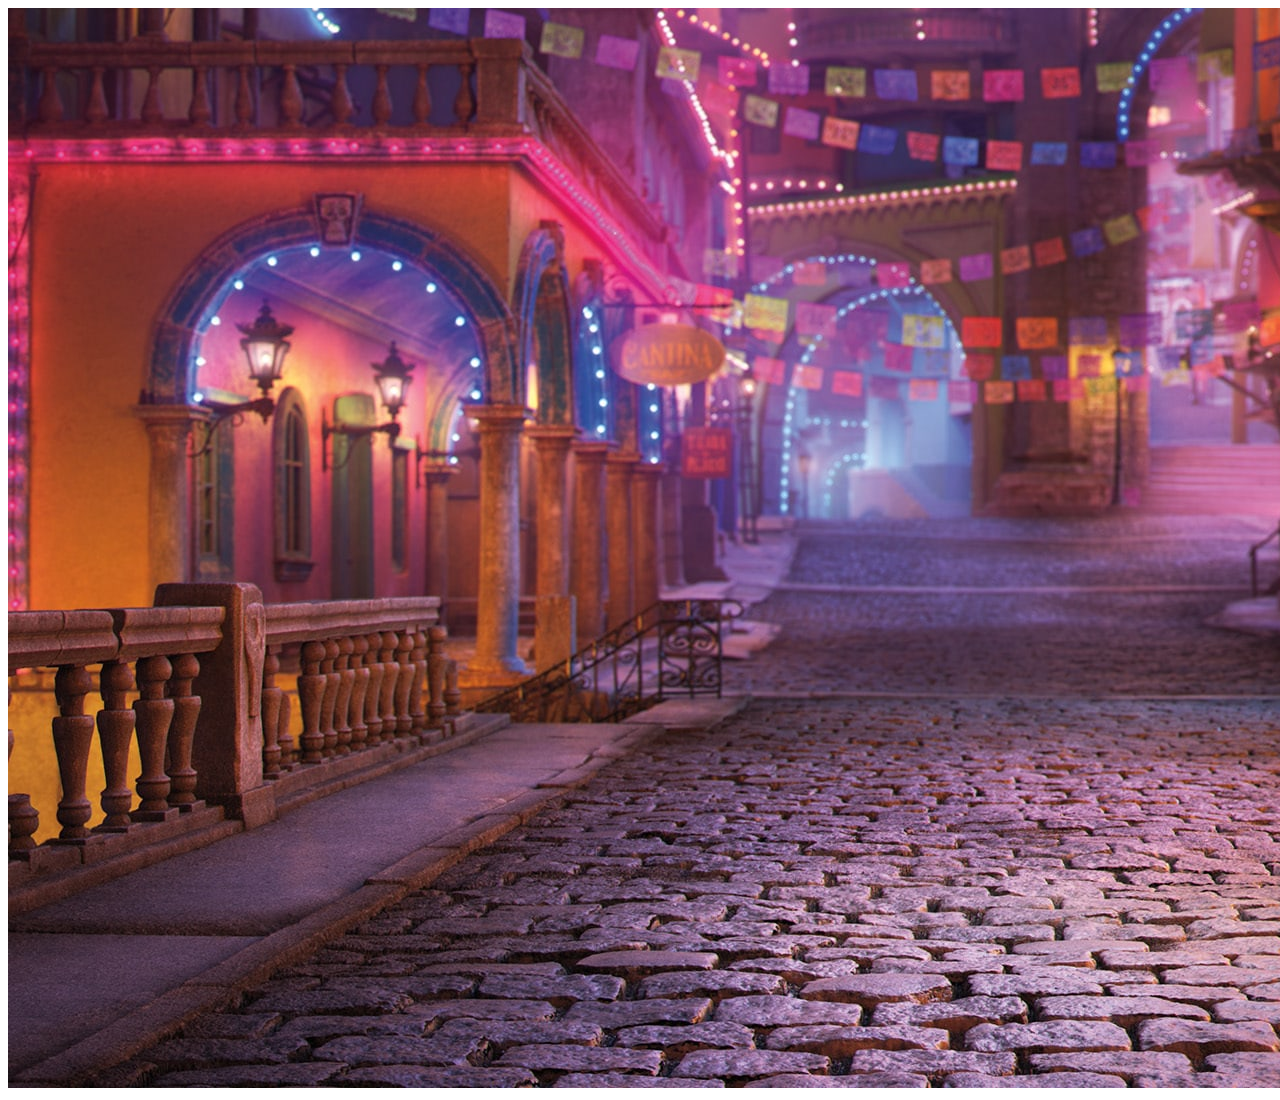
<file: Crypto Exchange/index.html>
<!DOCTYPE html>
<html lang="en">
  <head>
    <meta charset="UTF-8" />
    <meta http-equiv="X-UA-Compatible" content="IE=edge" />
    <meta name="viewport" content="width=device-width, initial-scale=1.0" />
    <title>Document</title>

    <script type="text/javascript" src="scripts/script.js"></script>
  </head>
  <body>
    <img src="resources/image.jpeg" />
  </body>
</html>
</file>
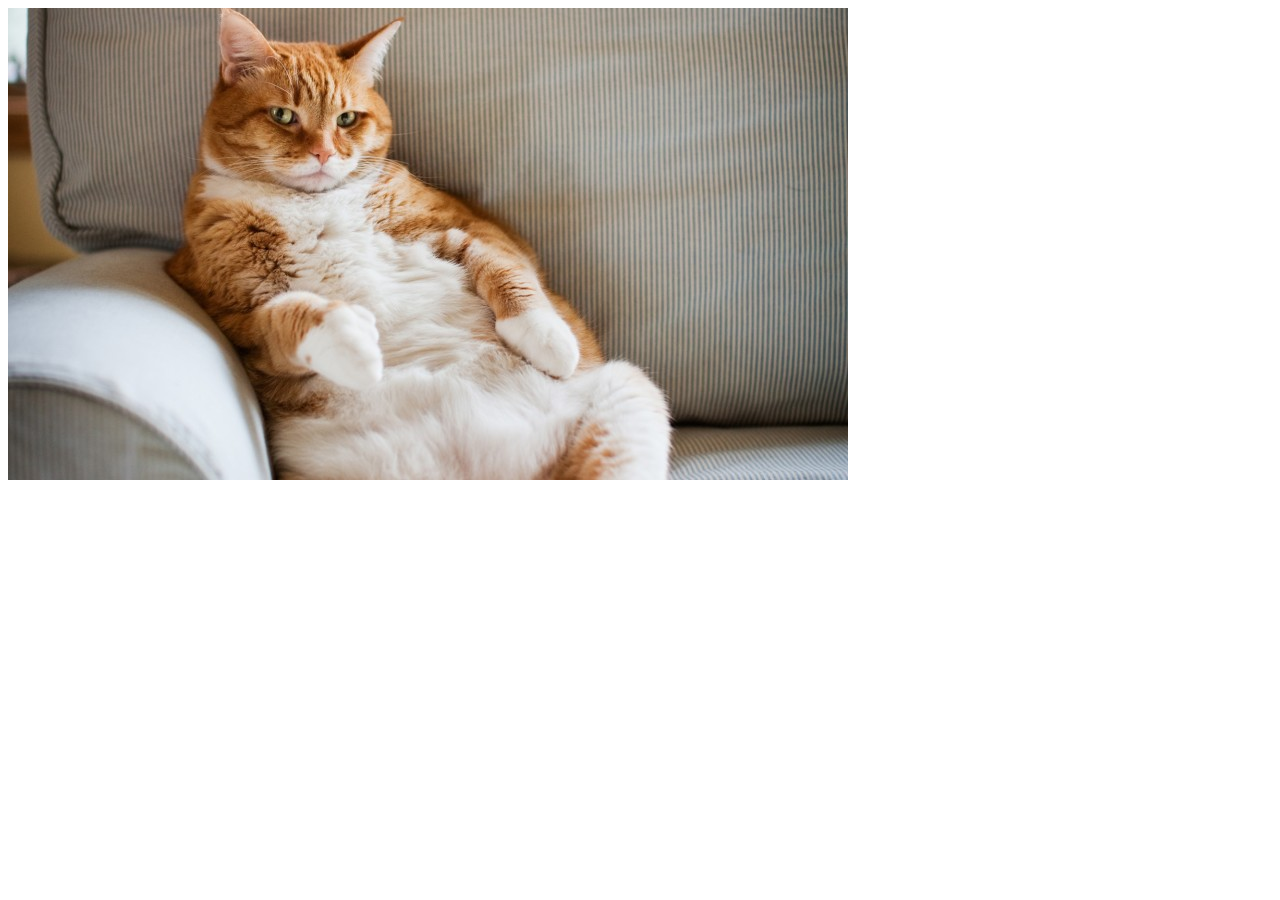
<file: Factory for pasta semi-finished products/index.html>
<!DOCTYPE html>
<html lang="en">
  <head>
    <meta charset="UTF-8" />
    <meta http-equiv="X-UA-Compatible" content="IE=edge" />
    <meta name="viewport" content="width=device-width, initial-scale=1.0" />
    <script type="text/javascript" src="scripts.js"></script>
    <title>Document</title>
  </head>
  <body>
    <div><img src="resources/fatCat.jfif" /></div>
  </body>
</html>
</file>
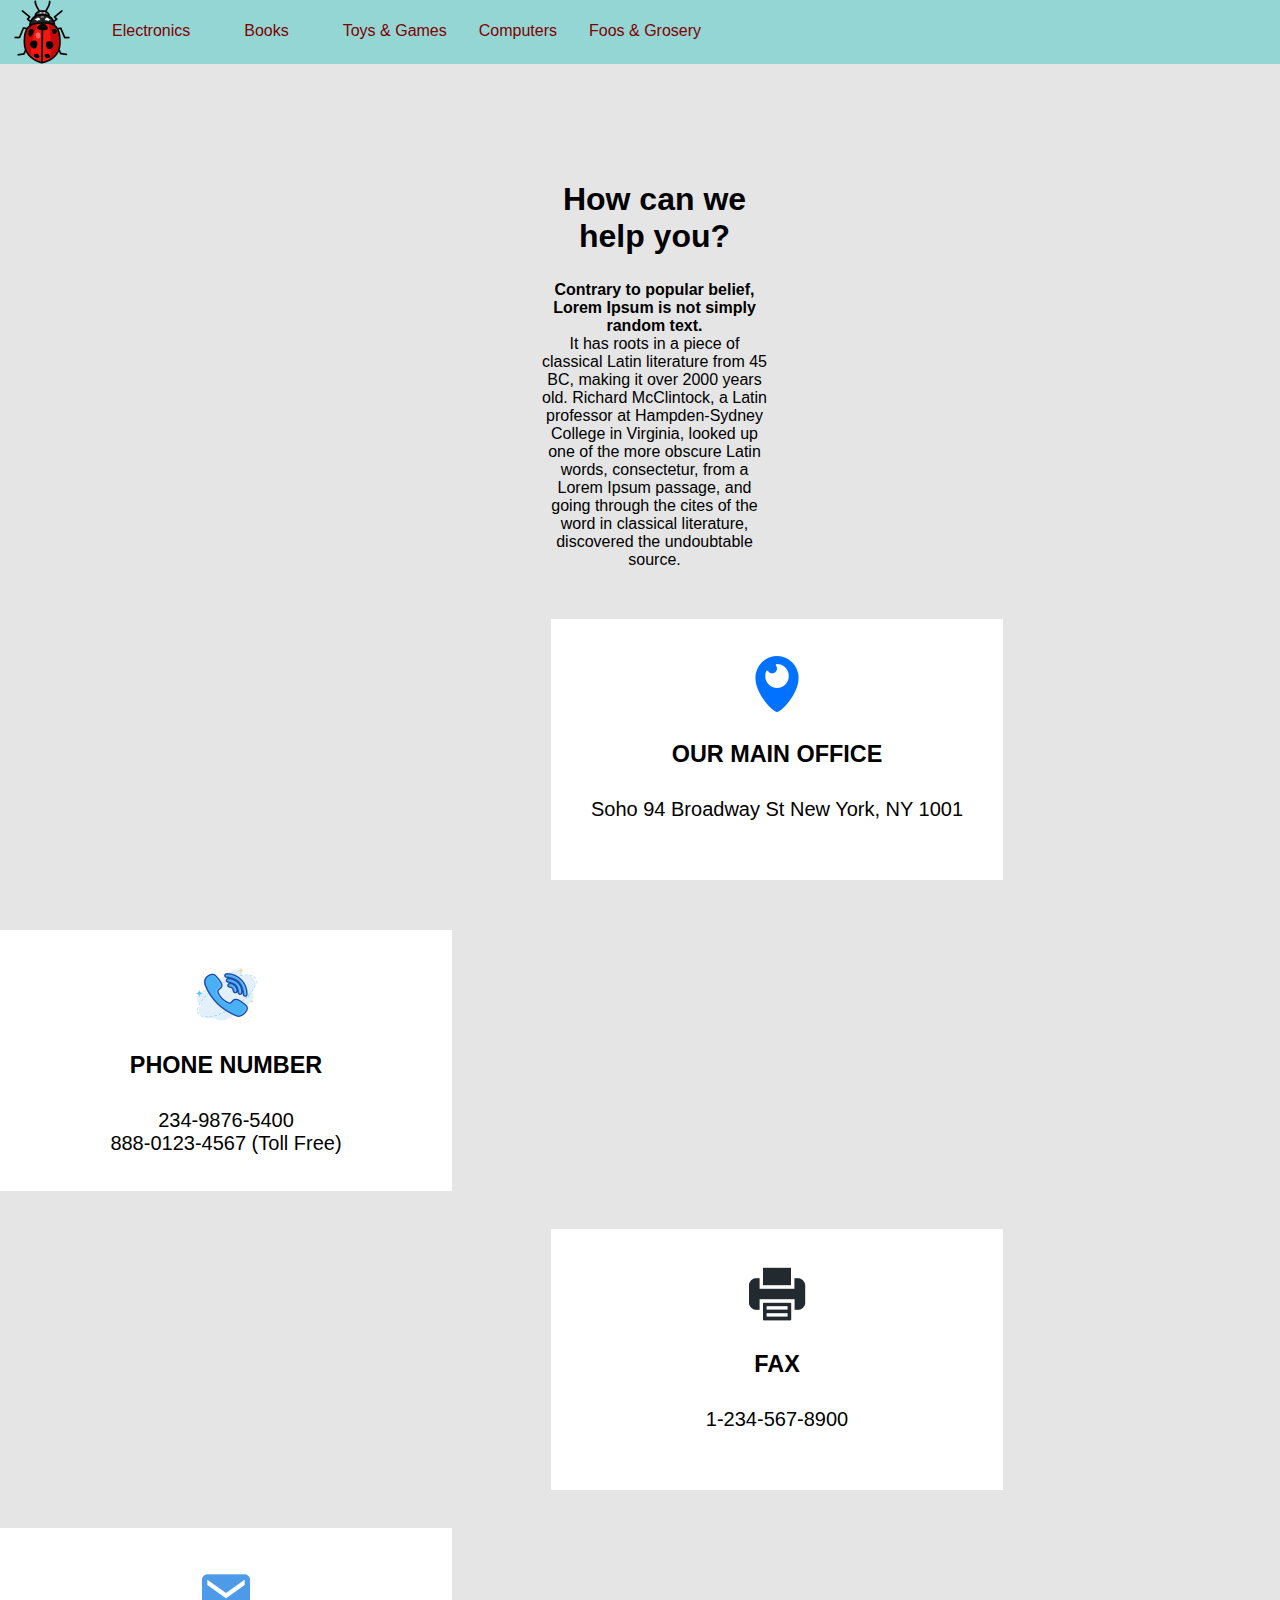
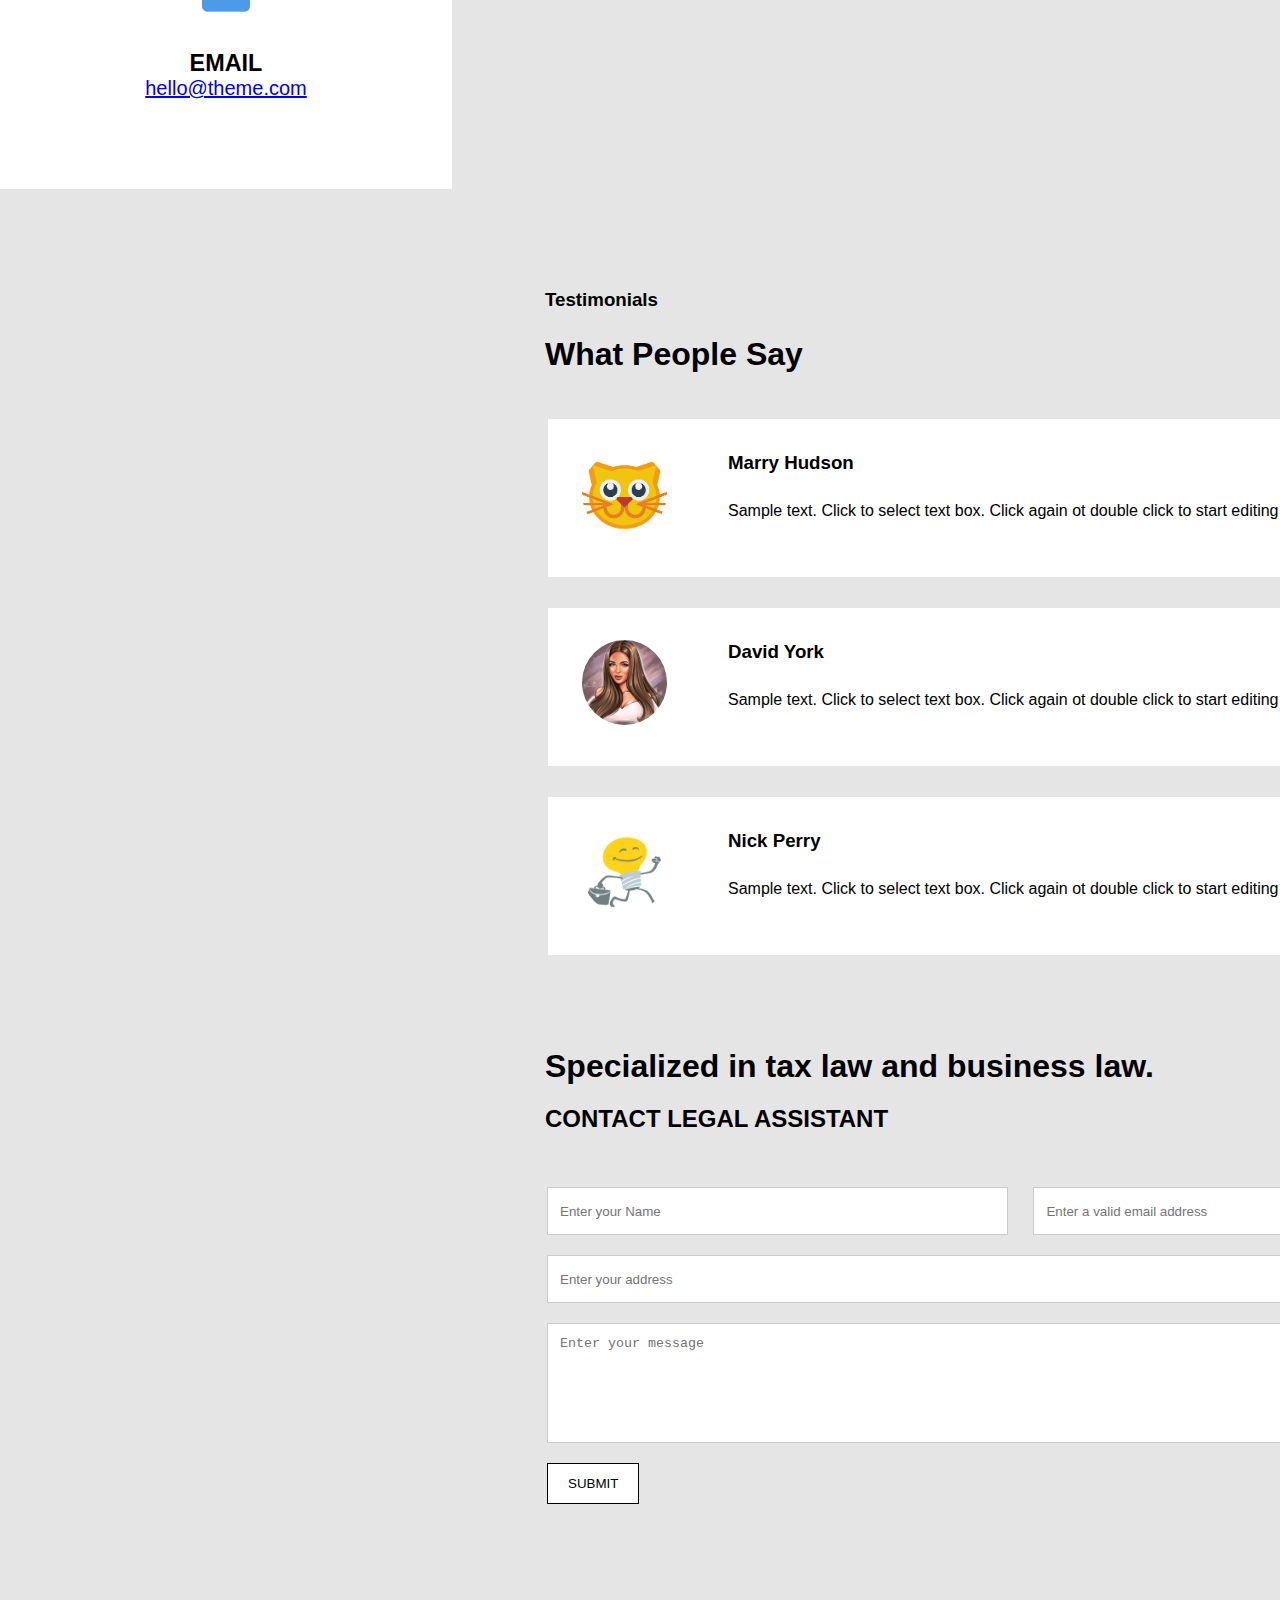
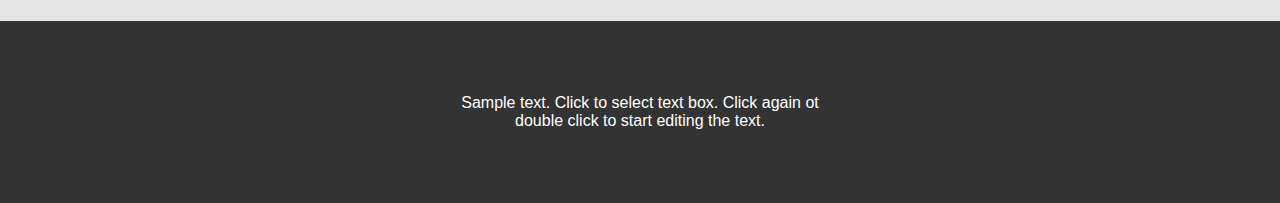
<file: Homework Week 2/index.html>
<html>
  <head>
    <link rel="stylesheet" href="styles/styles.css" />
  </head>
  <body>
    <div id="header">
      <a href="index.html"
        ><img src="resources/icons 64/ladybug.png" alt="ladybug"
      /></a>

      <!--  <ul id="navigation">
       <ul id="navigation">
        <li class="menu">
          Electronics
          <ul class="submenu">
            <li>Camera & Photo</li>
            <li>Car & Vehicle Electronics</li>
            <li>Power Accessories</li>
            <li>Tablets</li>
          </ul>
        </li>
        <li>
          Books
          <ul class="submenu">
            <li>Arts & Photography</li>
            <li>Biography</li>
            <li>Children's Books'</li>
            <li>Food & Drink</li>
            <li>Law</li>
            <li>Romance</li>
          </ul>
        </li>
        <li>
          Toys & Games
          <ul class="submenu">
            <li>Arts & Crafts</li>
            <li>SoftToys</li>
            <li>Play Figures</li>
            <li>Sports Toys & Outdoor Vehicles</li>
          </ul>
        </li>
        <li>Computers</li>
        <li>Foos & Grosery</li>
      </ul>
    </div> -->

      <div class="navbar">
        <div class="dropdown">
          <button class="dropbtn">
            Electronics
            <i class="fa fa-caret-down"></i>
          </button>
          <div class="dropdown-content">
            <a
              href="https://www.amazon.sg/s?bbn=6314450051&rh=n%3A6314449051%2Cn%3A6436069051&dc&qid=1620072386&rnid=6314450051&ref=lp_6314450051_nr_n_0"
              >Camera & Photo</a
            >
            <a
              href="https://www.amazon.sg/s?bbn=6314450051&rh=n%3A6314449051%2Cn%3A6436070051&dc&qid=1620072451&rnid=6314450051&ref=lp_6314450051_nr_n_1"
              >Car & Vehicle Electronics</a
            >
            <a
              href="https://www.amazon.sg/s?bbn=6314450051&rh=n%3A6314449051%2Cn%3A6436068051&dc&qid=1620072467&rnid=6314450051&ref=lp_6314450051_nr_n_9"
              >Power Accessories</a
            >
            <a
              href="https://www.amazon.sg/s?bbn=6314450051&rh=n%3A6314449051%2Cn%3A6436120051&dc&qid=1620072507&rnid=6314450051&ref=lp_6314450051_nr_n_12"
              >Tablets</a
            >
          </div>
        </div>

        <div class="dropdown">
          <button class="dropbtn">
            Books
            <i class="fa fa-caret-down"></i>
          </button>
          <div class="dropdown-content">
            <a
              href="https://www.amazon.sg/s?bbn=6314389051&rh=n%3A6314388051%2Cn%3A6401269051&dc&qid=1620072819&rnid=6314389051&ref=lp_6314389051_nr_n_1"
            >
              Biography</a
            >
            <a
              href="https://www.amazon.sg/s?bbn=6314389051&rh=n%3A6314388051%2Cn%3A6401268051&dc&qid=1620072525&rnid=6314389051&ref=lp_6314389051_nr_n_0"
              >Arts & Photography</a
            >
            <a
              href="https://www.amazon.sg/s?bbn=6314389051&rh=n%3A6314388051%2Cn%3A6401272051&dc&qid=1620072543&rnid=6314389051&ref=lp_6314389051_nr_n_4"
              >Children's Books</a
            >
            <a
              href="https://www.amazon.sg/s?bbn=6314389051&rh=n%3A6314388051%2Cn%3A6401275051&dc&qid=1620072562&rnid=6314389051&ref=lp_6314389051_nr_n_12"
              >Food & Drink</a
            >
            <a
              href="https://www.amazon.sg/s?bbn=6314389051&rh=n%3A6314388051%2Cn%3A6401285051&dc&qid=1620072578&rnid=6314389051&ref=lp_6314389051_nr_n_17"
              >Law</a
            >
            <a
              href="https://www.amazon.sg/s?bbn=6314389051&rh=n%3A6314388051%2Cn%3A6401292051&dc&qid=1620072589&rnid=6314389051&ref=lp_6314389051_nr_n_21"
              >Romance</a
            >
          </div>
        </div>

        <div class="dropdown">
          <button class="dropbtn">
            Toys & Games
            <i class="fa fa-caret-down"></i>
          </button>
          <div class="dropdown-content">
            <a
              href="https://www.amazon.sg/s?bbn=6315069051&rh=n%3A6315068051%2Cn%3A6371278051&dc&qid=1620072628&rnid=6315069051&ref=lp_6315069051_nr_n_0"
              >Arts & Crafts</a
            >
            <a
              href="https://www.amazon.sg/s?bbn=6315069051&rh=n%3A6315068051%2Cn%3A7254313051&dc&qid=1620072663&rnid=6315069051&ref=lp_6315069051_nr_n_13"
              >Play Figures</a
            >
            <a
              href="https://www.amazon.sg/s?bbn=6315069051&rh=n%3A6315068051%2Cn%3A7225471051&dc&qid=1620072726&rnid=6315069051&ref=lp_6315069051_nr_n_18"
              >Vehicles</a
            >
            <a
              href="https://www.amazon.sg/s?bbn=6315069051&rh=n%3A6315068051%2Cn%3A6371295051&dc&qid=1620072683&rnid=6315069051&ref=lp_6315069051_nr_n_17"
              >Sports Toys & Outdoor</a
            >
          </div>
        </div>

        <a
          href="https://www.amazon.sg/Computers-Components-and-Accessories/b/?ie=UTF8&node=6436071051&ref_=nav_cs_pc_6ed35ef454d14e5b8a4066200cdefd90"
          >Computers</a
        >
        <a
          href="https://www.amazon.sg/Buy-Grocery-Online/b/?ie=UTF8&node=6314506051&ref_=nav_cs_grocery_95b5dc975e4142a1aeeb398bcacaa8a5"
          >Foos & Grosery</a
        >
      </div>
    </div>
    <div id="help">
      <h1>How can we help you?</h1>
      <p class="thick">
        Contrary to popular belief, Lorem Ipsum is not simply random text.
      </p>
      <p>
        It has roots in a piece of classical Latin literature from 45 BC, making
        it over 2000 years old. Richard McClintock, a Latin professor at
        Hampden-Sydney College in Virginia, looked up one of the more obscure
        Latin words, consectetur, from a Lorem Ipsum passage, and going through
        the cites of the word in classical literature, discovered the
        undoubtable source.
      </p>
    </div>
    <div class="section--flex">
      <div id="main-office" class="box--general">
        <img src="resources/icons 64/map.png" alt="map" />
        <h3>Our main Office</h3>
        <p>Soho 94 Broadway St New York, NY 1001</p>
      </div>
      <div id="phone-number" class="box--general">
        <img src="resources/icons 64/phone.png" alt="phone" />
        <h3>Phone Number</h3>
        <p>
          234-9876-5400 <br />
          888-0123-4567 (Toll Free)
        </p>
      </div>
      <div id="fax" class="box--general">
        <img src="resources/icons 64/fax.png" />
        <h3>FAX</h3>
        <p>1-234-567-8900</p>
      </div>
      <div id="email" class="box--general">
        <img src="resources/icons 64/mail.png" />
        <h3>Email</h3>
        <a href="https://mail.google.com/mail/">hello@theme.com</a>
      </div>
    </div>

    <div id="feedback-comments">
      <div id="testimonials">
        <h3>Testimonials</h3>
        <h1>What People Say</h1>
      </div>
      <div id="comments">
        <div class="comment">
          <img src="resources/avatar/cat.png" />
          <div class="comment-text">
            <h3>Marry Hudson</h3>
            <p>
              Sample text. Click to select text box. Click again ot double click
              to start editing the text.
            </p>
          </div>
        </div>
        <div class="comment">
          <img src="resources/avatar/girl.jpg" />
          <div class="comment-text">
            <h3>David York</h3>
            <p>
              Sample text. Click to select text box. Click again ot double click
              to start editing the text.
            </p>
          </div>
        </div>
        <div class="comment">
          <img src="resources/avatar/genius.png" />
          <div class="comment-text">
            <h3>Nick Perry</h3>
            <p>
              Sample text. Click to select text box. Click again ot double click
              to start editing the text.
            </p>
          </div>
        </div>
      </div>
    </div>
    <div id="question-comment">
      <div id="tax-law">
        <h1>Specialized in tax law and business law.</h1>
        <h2>Contact legal Assistant</h2>
      </div>
      <div class="container">
        <form>
          <div class="row name-email">
            <input type="text" id="name" placeholder="Enter your Name" />
            <input
              type="email"
              id="email"
              placeholder="Enter a valid email address"
            />
          </div>
          <div class="row">
            <input type="text" id="address" placeholder="Enter your address" />
          </div>
          <div class="row">
            <textarea
              id="message"
              name="message"
              placeholder="Enter your message"
            ></textarea>
          </div>
          <div class="row">
            <input type="submit" value="submit" />
          </div>
        </form>
      </div>
    </div>
    <div id="footer">
      <p>
        Sample text. Click to select text box. Click again ot <br />double click
        to start editing the text.
      </p>
    </div>
  </body>
</html>
</file>
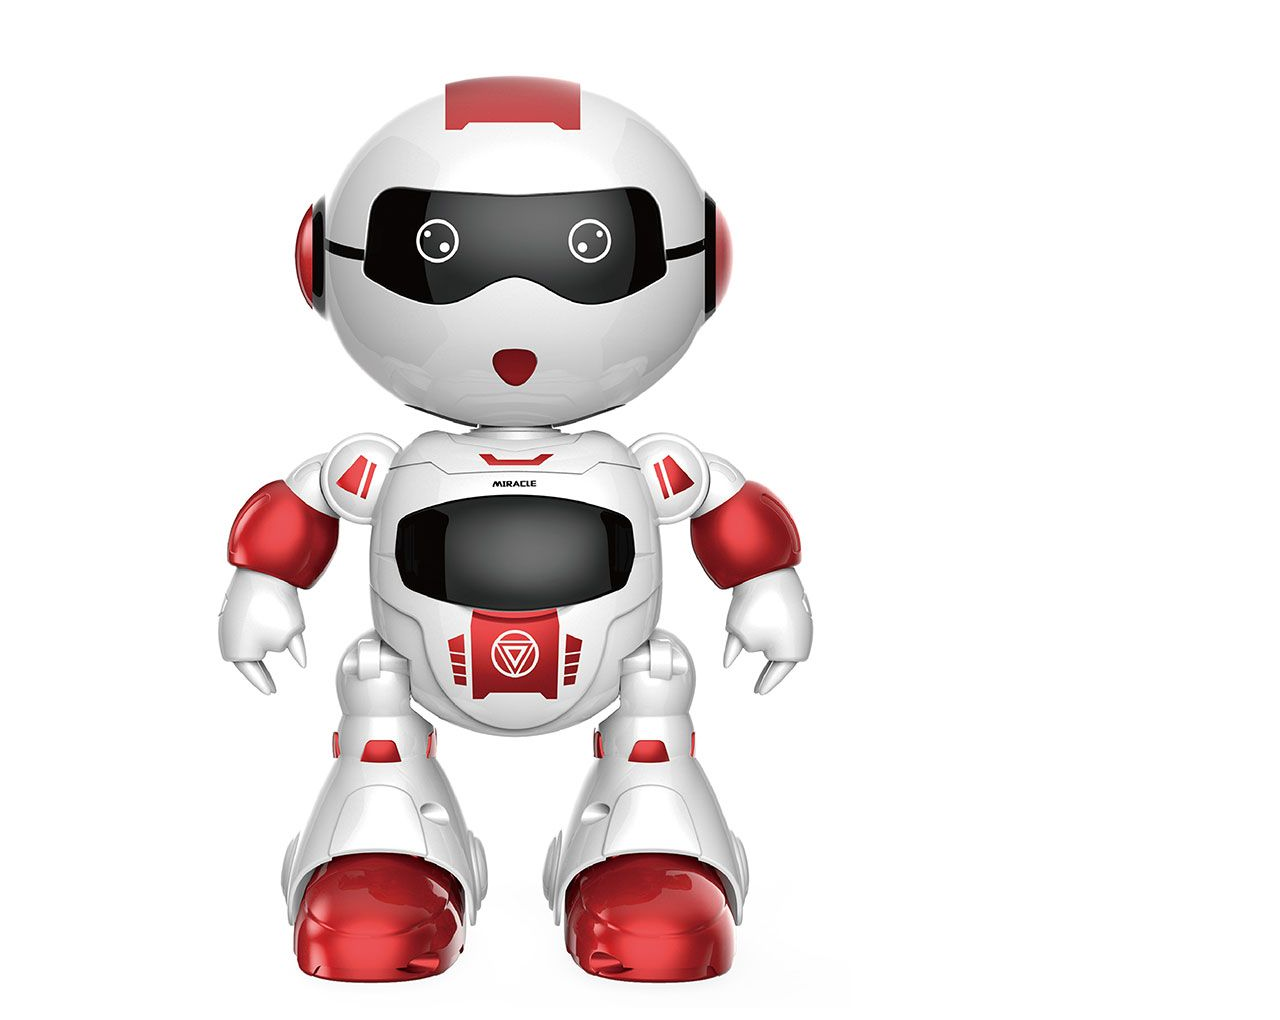
<file: Robot/index.html>
<!DOCTYPE html>
<html lang="en">
  <head>
    <meta charset="UTF-8" />
    <meta http-equiv="X-UA-Compatible" content="IE=edge" />
    <meta name="viewport" content="width=<img>>, initial-scale=1.0" />
    <script type="text/javascript" src="scripts.js"></script>
    <title>Document</title>
  </head>
  <body>
    <img src="resources/robot 4.jpg" />
  </body>
</html>
</file>
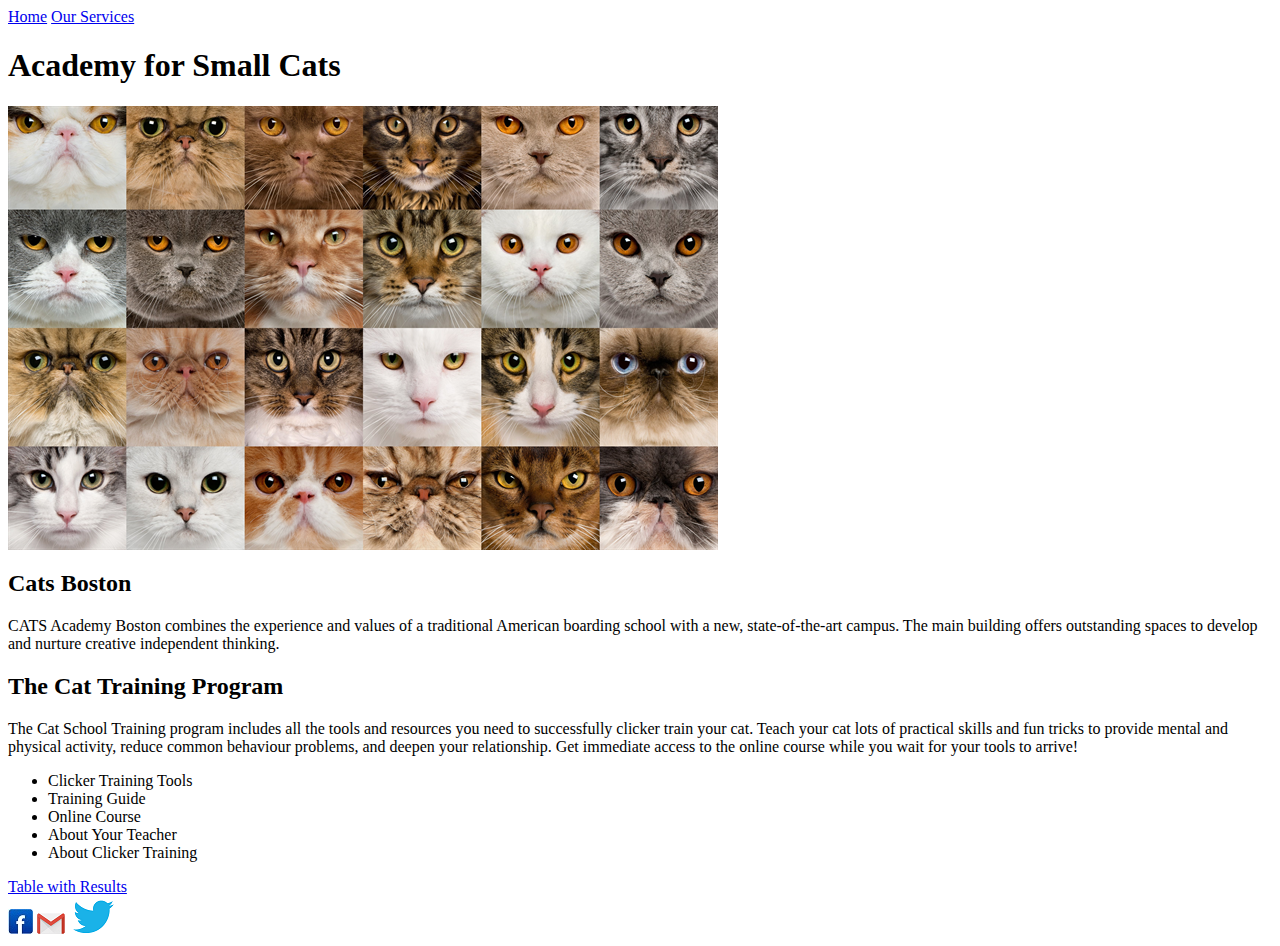
<file: homework/academyForSmallCats.html>
<html>
  <head></head>

  <body>
    <div id="header">
      <a href="academyForSmallCats.html">Home</a>
      <a href="https://arsofia.com/bg/">Our Services</a>
    </div>
    <h1>Academy for Small Cats</h1>
    <img src="resources/cats_logo.png" />
    <h2>Cats Boston</h2>
    <p>
      CATS Academy Boston combines the experience and values of a traditional
      American boarding school with a new, state-of-the-art campus. The main
      building offers outstanding spaces to develop and nurture creative
      independent thinking.
    </p>
    <h2>The Cat Training Program</h2>
    <div>
      The Cat School Training program includes all the tools and resources you
      need to successfully clicker train your cat. Teach your cat lots of
      practical skills and fun tricks to provide mental and physical activity,
      reduce common behaviour problems, and deepen your relationship. Get
      immediate access to the online course while you wait for your tools to
      arrive!
    </div>
    <ul>
      <li>Clicker Training Tools</li>
      <li>Training Guide</li>
      <li>Online Course</li>
      <li>About Your Teacher</li>
      <li>About Clicker Training</li>
    </ul>

    <a href="results.html">Table with Results</a>
    <footer>
      <a href="https://www.facebook.com/"
        ><img src="resources/fb-icon.jpg"
      /></a>
      <a href="https://mail.google.com/mail/"
        ><img src="resources/gmail-icon.png"
      /></a>
      <a href="https://twitter.com/"
        ><img src="resources/twitter-icon.png"
      /></a>
    </footer>
  </body>
</html>
</file>
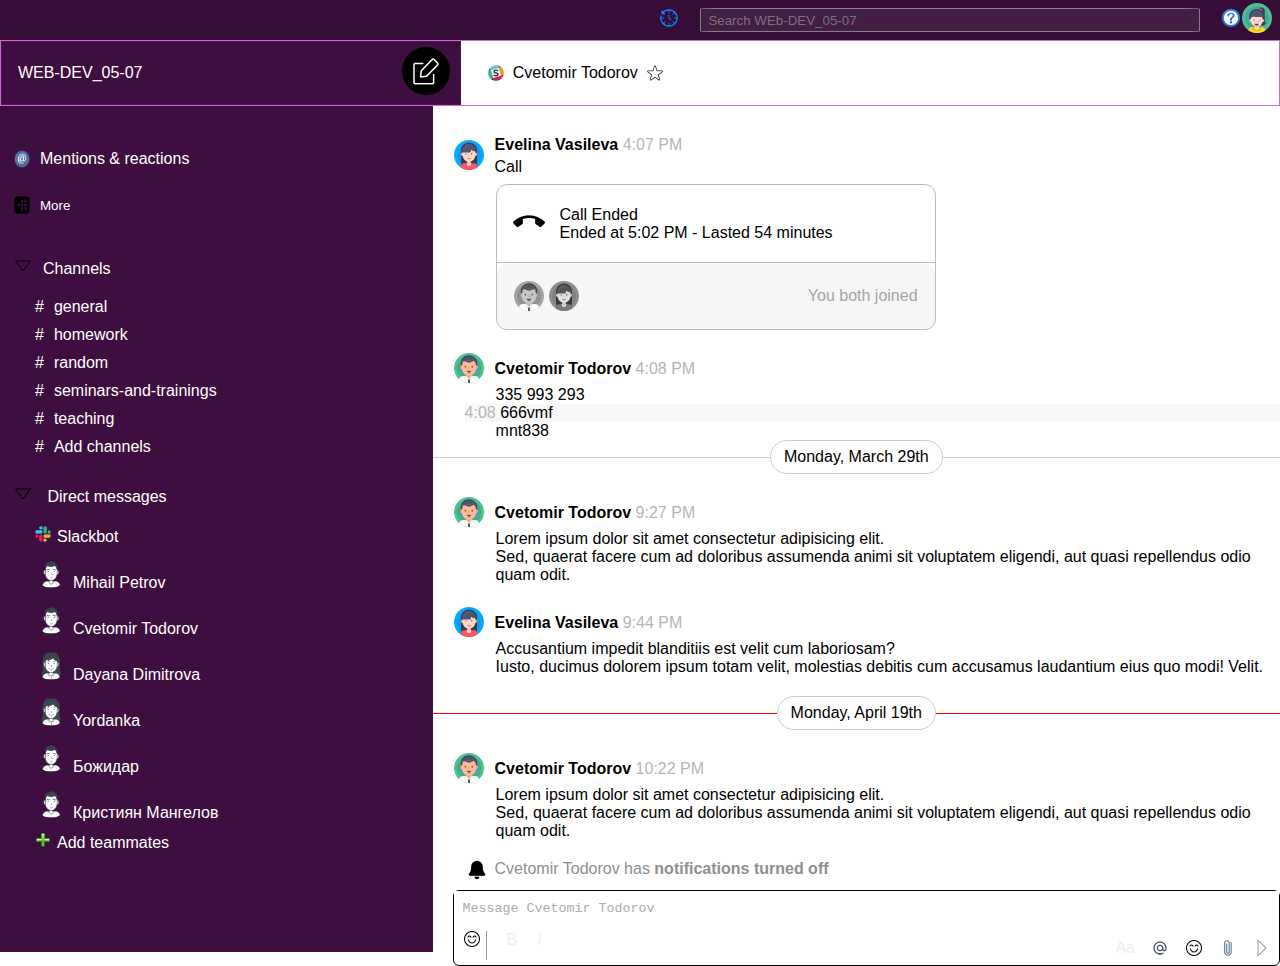
<file: Slack Page/slack.html>
<!DOCTYPE html>
<html lang="en">
  <head>
    <meta charset="UTF-8" />
    <meta http-equiv="X-UA-Compatible" content="IE=edge" />
    <meta name="viewport" content="width=device-width, initial-scale=1.0" />
    <link rel="stylesheet" href="styles/left-navigation.css" />
    <link rel="stylesheet" href="styles/horizontal-search-bar.css" />
    <link rel="stylesheet" href="styles/chat-content.css" />

    <title>Slack</title>
  </head>
  <body>
    <div class="header">
      <div id="search-bar">
        <div class="icon" id="clock">
          <img src="resources/icon 20px/clock.png" />
        </div>
        <div class="searchbox">
          <input
            type="text"
            id="channel-search"
            placeholder="  Search WEb-DEV_05-07"
          />
        </div>
        <div class="icon" id="help">
          <img src="resources/icon 20px/help.png" />
        </div>
        <div id="avatar"><img src="resources/icon 32px/avatar.png" /></div>
      </div>
      <div class="container">
        <div id="active-workspace">
          <div id="workspace">
            <span>WEB-DEV_05-07</span>
          </div>
          <div id="new-message">
            <img src="resources/icon 48px/new-message.png" />
          </div>
        </div>
        <div id="active-chat">
          <div>
            <img id="status-icon" src="resources/icon 16px/status.png" />
            <span id="user-name">Cvetomir Todorov</span>
            <img id="favorite" src="resources/icon 16px/star.png" />
          </div>
          <div class="call-info">
            <div>
              <img id="call" src="resources/icon 32px/phone.png" />
              <img id="info-icon" src="resources/icon 20px/info.png" />
            </div>
          </div>
        </div>
      </div>
    </div>
    <div class="content-container">
      <div class="left-side-navbar">
        <div class="vertical-menu" id="actions">
          <div class="mentions">
            <img id="mentions-icon" src="resources/icon 16px/email.png" />
            <a href="#">Mentions & reactions</a>
          </div>
          <div class="more">
            <img src="resources/icon 16px/dots.png" id="more-icon" />
            <div class="dropdown">
              <button class="dropbtn">More</button>
              <div class="dropdown-content">
                <a href="#">All unreads</a>
                <hr />
                <a href="#">Channel browser</a>
                <a href="#">File browser</a>
                <a href="#">People & user groups</a>
                <a href="#">Apps</a>
                <hr />
                <span>
                  Customize this list in your
                  <a href="#" id="pref">preferences</a></span
                >
              </div>
            </div>
          </div>
        </div>
        <div class="vertical-menu" id="channels">
          <div class="active">
            <a href="#"><img src="resources/icon 16px/arrow-.png" />Channels</a>
          </div>
          <div class="inactive">
            <a href="#"><span>#</span>general</a>
            <a href="#"><span>#</span>homework</a>
            <a href="#"><span>#</span>random</a>
            <a href="#"><span>#</span>seminars-and-trainings</a>
            <a href="#"><span>#</span>teaching</a>
            <a href="#"><span>#</span>Add channels</a>
          </div>
        </div>
        <div class="vertical-menu" id="direct-messages">
          <div class="active">
            <a href="#"
              ><img src="resources/icon 16px/arrow-.png" /> Direct messages</a
            >
          </div>
          <div class="inactive">
            <a href="#"><img src="resources/icon 16px/slack.png" />Slackbot</a>
            <a href="#"
              ><img src="resources/icon 32px/male.png" />Mihail Petrov</a
            >
            <a href="#"
              ><img src="resources/icon 32px/male.png" />Cvetomir Todorov</a
            >
            <a href="#"
              ><img src="resources/icon 32px/female.png" />Dayana Dimitrova</a
            >
            <a href="#"><img src="resources/icon 32px/female.png" />Yordanka</a>
            <a href="#"><img src="resources/icon 32px/male.png" />Божидар</a>
            <a href="#"
              ><img src="resources/icon 32px/male.png" />Кристиян Мангелов</a
            >
            <a href="#"
              ><img src="resources/icon 16px/plus.png" />Add teammates</a
            >
          </div>
        </div>
      </div>
      <div class="chat-messages">
        <div class="writer">
          <div class="writer-info">
            <img src="resources/icon 32px/woman.png" />
            <div class="writer-name">
              <span class="name"
                >Evelina Vasileva <span class="time">4:07 PM</span></span
              >
              <span id="call">Call</span>
            </div>
          </div>
          <div class="call-ended-info">
            <div class="call-duration">
              <div>
                <img src="resources/icon 32px/call-end.png" />
              </div>
              <div class="call-ended-time">
                <span>Call Ended</span>
                <span>Ended at 5:02 PM - Lasted 54 minutes</span>
              </div>
            </div>
            <div class="people-joined">
              <div class="people-joined-avatars">
                <img src="resources/icon 32px/man.png" id="first" />
                <img src="resources/icon 32px/woman.png" id="second" />
              </div>
              <span>You both joined</span>
            </div>
          </div>
          <div></div>
        </div>
        <div class="writer">
          <div class="writer-info">
            <img src="resources/icon 32px/man.png" />
            <div class="writer-name">
              <span class="name"
                >Cvetomir Todorov <span class="time">4:08 PM</span></span
              >
            </div>
          </div>
          <div class="text-message">
            <span> 335 993 293</span>
            <span id="vmf"><span class="time"> 4:08 </span>666vmf</span>
            <span> mnt838</span>
          </div>
        </div>
        <div class="date-line"><span>Monday, March 29th</span></div>
        <div class="writer">
          <div class="writer-info">
            <img src="resources/icon 32px/man.png" />
            <div class="writer-name">
              <span class="name"
                >Cvetomir Todorov<span class="time"> 9:27 PM</span></span
              >
            </div>
          </div>
          <div class="text-message">
            <span
              >Lorem ipsum dolor sit amet consectetur adipisicing elit.</span
            >
            <span
              >Sed, quaerat facere cum ad doloribus assumenda animi sit
              voluptatem eligendi, aut quasi repellendus odio quam odit.</span
            >
          </div>
        </div>
        <div class="writer">
          <div class="writer-info">
            <img src="resources/icon 32px/woman.png" />
            <div class="writer-name">
              <span class="name"
                >Evelina Vasileva<span class="time"> 9:44 PM</span></span
              >
            </div>
          </div>
          <div class="text-message">
            <span
              >Accusantium impedit blanditiis est velit cum laboriosam?</span
            >
            <span
              >Iusto, ducimus dolorem ipsum totam velit, molestias debitis cum
              accusamus laudantium eius quo modi! Velit.</span
            >
          </div>
        </div>
        <div class="date-line-new">
          <span>Monday, April 19th</span>
        </div>
        <div class="writer">
          <div class="writer-info">
            <img src="resources/icon 32px/man.png" />
            <div class="writer-name">
              <span class="name"
                >Cvetomir Todorov<span class="time"> 10:22 PM</span></span
              >
            </div>
          </div>
          <div class="text-message">
            <span
              >Lorem ipsum dolor sit amet consectetur adipisicing elit.</span
            >
            <span
              >Sed, quaerat facere cum ad doloribus assumenda animi sit
              voluptatem eligendi, aut quasi repellendus odio quam odit.</span
            >
          </div>
        </div>
        <div class="notifications">
          <img id="bell" src="resources/icon 20px/bell.png" />
          <div>
            <span
              >Cvetomir Todorov has <span>notifications turned off</span></span
            >
          </div>
        </div>
        <div class="message-box">
          <textarea id="text-message">Message Cvetomir Todorov</textarea>
          <div class="edit-buttons">
            <div class="edit-text-buttons">
              <div id="shortcuts">
                <img src="resources/icon 16px/smile.png" />
              </div>
              <div class="text-style" id="bold"><span>B</span></div>
              <div class="text-style" id="italic"><span>I</span></div>
            </div>

            <div class="add-content">
              <div><span>Aa</span></div>
              <img src="resources/icon 16px/at.png" />
              <img src="resources/icon 16px/smile.png" />
              <img src="resources/icon 16px/clip.png" />

              <img src="resources/icon 16px/arrow-right.png" />
            </div>
          </div>
        </div>
      </div>
    </div>
  </body>
</html>
</file>
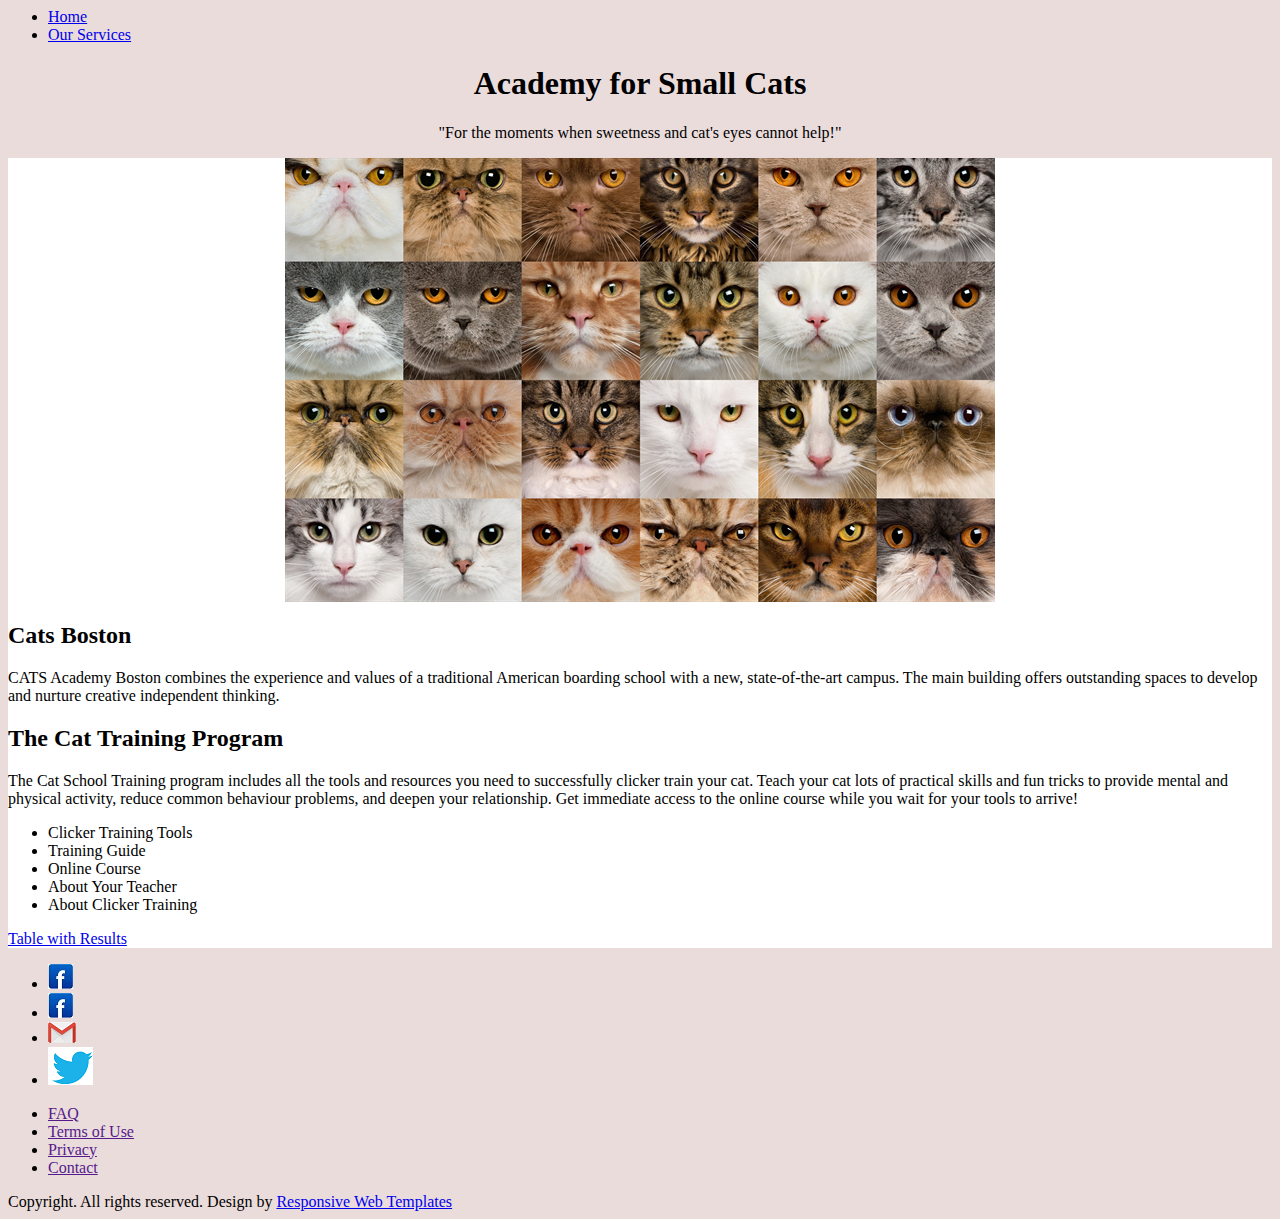
<file: Cat's page (hw 1)/Homework/academyForSmallCats.html>
<html>
  <head>
    <link rel="stylesheet" href="catstyle.css" />
  </head>

  <body>
    <div id="header">
      <ul>
        <li><a href="academyForSmallCats.html">Home</a></li>
        <li><a href="https://arsofia.com/bg/">Our Services</a></li>
      </ul>
    </div>
    <div id="slogan">
      <div id="page-title">
        <h1>Academy for Small Cats</h1>
      </div>
      <div id="cat-eyes">
        <p>"For the moments when sweetness and cat's eyes cannot help!"</p>
      </div>
    </div>

    <div id="content">
      <div id="logo">
        <img src="resources/cats_logo.png" />
      </div>
      <div id="academy-info">
        <div id="academy-title">
          <h2>Cats Boston</h2>
        </div>
        <div>
          <p>
            CATS Academy Boston combines the experience and values of a
            traditional American boarding school with a new, state-of-the-art
            campus. The main building offers outstanding spaces to develop and
            nurture creative independent thinking.
          </p>
        </div>
      </div>

      <div id="training-program">
        <div id="program-title">
          <h2>The Cat Training Program</h2>
        </div>
        <div id="program-info">
          <p>
            The Cat School Training program includes all the tools and resources
            you need to successfully clicker train your cat. Teach your cat lots
            of practical skills and fun tricks to provide mental and physical
            activity, reduce common behaviour problems, and deepen your
            relationship. Get immediate access to the online course while you
            wait for your tools to arrive!
          </p>
        </div>
      </div>
      <div id="training-links">
        <ul>
          <li>Clicker Training Tools</li>
          <li>Training Guide</li>
          <li>Online Course</li>
          <li>About Your Teacher</li>
          <li>About Clicker Training</li>
        </ul>
      </div>
      <div id="results-table">
        <a href="results.html">Table with Results</a>
      </div>
    </div>
    <div id="footer">
      <div id="footer-social">
        <ul>
          <li>
            <a href="https://www.facebook.com/"
              ><img src="resources/fb-icon.jpg"
            /></a>
          </li>
          <li>
            <a href="https://www.facebook.com/"
              ><img src="resources/fb-icon.jpg"
            /></a>
          </li>
          <li>
            <a href="https://mail.google.com/mail/"
              ><img src="resources/gmail-icon.png"
            /></a>
          </li>
          <li>
            <a href="https://twitter.com/"
              ><img src="resources/twitter-icon.png"
            /></a>
          </li>
        </ul>
      </div>
      <div id="footer-links">
        <ul>
          <li><a href="">FAQ</a></li>
          <li><a href="">Terms of Use</a></li>
          <li><a href="">Privacy</a></li>
          <li><a href="">Contact</a></li>
        </ul>
      </div>
      <div id="footer-copyright">
        <span
          >Copyright. All rights reserved. Design by
          <a href="https://www.google.com/">Responsive Web Templates</a></span
        >
      </div>
    </div>
  </body>
</html>
</file>
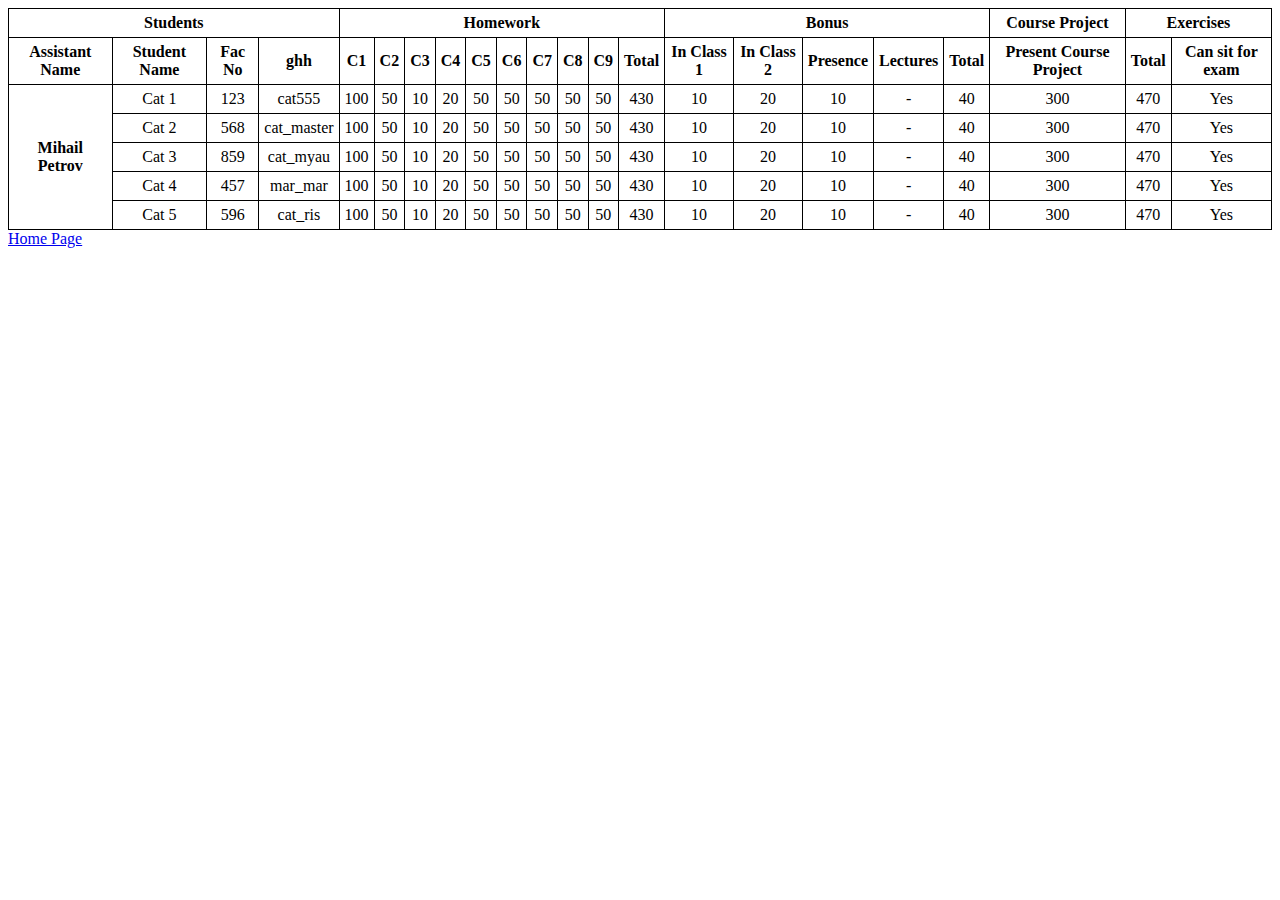
<file: Cat's page (hw 1)/Homework/results.html>
<html>
  <head>
    <style>
      table,
      th,
      td {
        border: 1px solid black;
        border-collapse: collapse;
      }

      th,
      td {
        padding: 5px;
        text-align: center;
      }

      #t01 tr:nth-child(odd) {
        background-color: khaki;
      }

      #t01 tr:nth-child(even) {
        background-color: lightsalmon;
      }

      #t01 th {
        background-color: black;
        color: white;
      }
    </style>
  </head>

  <body>
    <table style="width: 100%">
      <tr>
        <th colspan="4">Students</th>
        <th colspan="10">Homework</th>
        <th colspan="5">Bonus</th>
        <th colspan="1">Course Project</th>
        <th colspan="2">Exercises</th>
      </tr>
      <tr>
        <th>Assistant Name</th>
        <th>Student Name</th>
        <th>Fac No</th>
        <th>ghh</th>
        <th>C1</th>
        <th>C2</th>
        <th>C3</th>
        <th>C4</th>
        <th>C5</th>
        <th>C6</th>
        <th>C7</th>
        <th>C8</th>
        <th>C9</th>
        <th>Total</th>
        <th>In Class 1</th>
        <th>In Class 2</th>
        <th>Presence</th>
        <th>Lectures</th>
        <th>Total</th>
        <th>Present Course Project</th>
        <th>Total</th>
        <th>Can sit for exam</th>
      </tr>
      <tr>
        <th rowspan="5">Mihail Petrov</th>
        <td>Cat 1</td>
        <td>123</td>
        <td>cat555</td>
        <td>100</td>
        <td>50</td>
        <td>10</td>
        <td>20</td>
        <td>50</td>
        <td>50</td>
        <td>50</td>
        <td>50</td>
        <td>50</td>
        <td>430</td>
        <td>10</td>
        <td>20</td>
        <td>10</td>
        <td>-</td>
        <td>40</td>
        <td>300</td>
        <td>470</td>
        <td>Yes</td>
      </tr>
      <tr>
        <td>Cat 2</td>
        <td>568</td>
        <td>cat_master</td>
        <td>100</td>
        <td>50</td>
        <td>10</td>
        <td>20</td>
        <td>50</td>
        <td>50</td>
        <td>50</td>
        <td>50</td>
        <td>50</td>
        <td>430</td>
        <td>10</td>
        <td>20</td>
        <td>10</td>
        <td>-</td>
        <td>40</td>
        <td>300</td>
        <td>470</td>
        <td>Yes</td>
      </tr>
      <tr>
        <td>Cat 3</td>
        <td>859</td>
        <td>cat_myau</td>
        <td>100</td>
        <td>50</td>
        <td>10</td>
        <td>20</td>
        <td>50</td>
        <td>50</td>
        <td>50</td>
        <td>50</td>
        <td>50</td>
        <td>430</td>
        <td>10</td>
        <td>20</td>
        <td>10</td>
        <td>-</td>
        <td>40</td>
        <td>300</td>
        <td>470</td>
        <td>Yes</td>
      </tr>
      <tr>
        <td>Cat 4</td>
        <td>457</td>
        <td>mar_mar</td>
        <td>100</td>
        <td>50</td>
        <td>10</td>
        <td>20</td>
        <td>50</td>
        <td>50</td>
        <td>50</td>
        <td>50</td>
        <td>50</td>
        <td>430</td>
        <td>10</td>
        <td>20</td>
        <td>10</td>
        <td>-</td>
        <td>40</td>
        <td>300</td>
        <td>470</td>
        <td>Yes</td>
      </tr>
      <tr>
        <td>Cat 5</td>
        <td>596</td>
        <td>cat_ris</td>
        <td>100</td>
        <td>50</td>
        <td>10</td>
        <td>20</td>
        <td>50</td>
        <td>50</td>
        <td>50</td>
        <td>50</td>
        <td>50</td>
        <td>430</td>
        <td>10</td>
        <td>20</td>
        <td>10</td>
        <td>-</td>
        <td>40</td>
        <td>300</td>
        <td>470</td>
        <td>Yes</td>
      </tr>
    </table>

    <a href="academyForSmallCats.html">Home Page</a>
  </body>
</html>
</file>
<file: Homework Week 2/styles/styles.css>
* {
  margin: 0;
  padding: 0;
  box-sizing: border-box;
}
body {
  background-color: #e5e5e5;
  font-family: sans-serif;
}

#header {
  display: flex;
}

.navbar {
  display: flex;
  flex-direction: row;
  align-items: center;
  width: 100%;
  height: 64px;
  background-color: rgb(147, 214, 212);
  font-family: Arial;
}

.navbar a {
  font-size: 16px;
  color: maroon;
  text-align: center;
  padding: 22px 16px 24px;
  text-decoration: none;
}
.navbar > div.dropdown {
  overflow: hidden;
  padding: 0 0 0 22px;
}

.dropdown .dropbtn {
  align-items: center;
  font-size: 16px;
  text-align: end;
  border: none;
  outline: none;
  color: maroon;
  padding: 22px 16px 24px;
  background-color: inherit;
  font-family: inherit;
  margin: 0;
}

.navbar a:hover,
.dropdown:hover .dropbtn {
  background-color: rgb(235, 160, 160);
}

.dropdown-content {
  display: none;
  position: absolute;
  background-color: #f9f9f9;
  min-width: 160px;
  box-shadow: 0px 8px 16px 0px rgba(0, 0, 0, 0.2);
  z-index: 1;
}

.dropdown-content a {
  float: none;
  color: black;
  padding: 12px 16px;
  text-decoration: none;
  display: block;
  text-align: left;
}

.dropdown-content a:hover {
  background-color: rgb(235, 160, 160);
}

.dropdown:hover .dropdown-content {
  display: block;
}

/* #navigation {
  padding: 0 0 0 177px;
  border: solid 1px rebeccapurple;
}

#navigation > li {
  display: inline-block;
  margin-right: 64px;
  padding: 15px 0;
}
.menu {
  position: relative;
}
.submenu {
  position: absolute;
  display: none;
  width: 100%;
  top: 43px;
  list-style: none;
  color: royalblue;
  background-color: rgb(235, 177, 171);
  min-width: 160px;
  box-shadow: 0px 8px 16px 0px rgba(0, 0, 0, 0.2);
  z-index: 1;
}

.submenu li {
  padding: 6px;
}

#navigation li:hover {
  color: #ffffff;
  cursor: pointer;
}
#navigation li:hover .submenu {
  display: block;
} */

#header a img {
  flex-direction: row;
  padding-top: 0px;
  padding-left: 10px;
  background-color: rgb(147, 214, 212);
}

#help {
  margin: auto;
  text-align: center;
  padding-left: 540px;
  padding-right: 511px;
}
#help h1 {
  font-weight: bold;
  padding-top: 117px;
}
.thick {
  padding-top: 26;
}

p.thick {
  font-weight: bold;
}
.section--flex {
  display: flex;
  flex-wrap: wrap;
}

.section--flex div {
  text-align: center;
  font-size: 20px;
  display: inline-block;
}

.box--general {
  height: 261px;
  width: 452;
  background-color: white;
}

.section--flex div img {
  padding-top: 33px;
}

.section--flex div h3 {
  padding-top: 25px;
  text-transform: uppercase;
}
.section--flex div p {
  padding-top: 30px;
}

#main-office {
  margin-left: 551px;
  margin-right: 42;
  margin-top: 50;
}
#phone-number {
  margin-right: 551px;
  margin-right: 42;
  margin-top: 50;
}

#fax {
  margin-left: 551;
  margin-top: 38px;
  margin-right: 42;
}
#email {
  margin-top: 38px;
}
#email p {
  text-decoration: none;
  text-decoration: #ffffff;
}

#comments div img {
  border-radius: 50%;
  width: 9%;
}
#comments div#comment1 {
  width: 873;
  height: 158px;
  background-color: white;
  display: block;
  margin-left: 548px;
  padding-right: 83px;
}

.comment {
  width: 947px;
  height: 158px;
  background-color: white;
  display: block;
  margin-left: 548px;
  margin-top: 31px;
  padding-right: 83px;
  position: relative;
}

.comment img {
  position: absolute;
  top: 32px;
  left: 34px;
  display: inline;
}
.comment div.comment-text {
  position: absolute;
  top: 33px;
  left: 180px;
  display: inline;
}
.comment div.comment-text p {
  padding-top: 28px;
}
#testimonials {
  margin-left: 545px;
  padding-top: 100px;
}
#testimonials h1 {
  padding-top: 25px;
}
#comments {
  padding-top: 15px;
}
input[type="text"],
input[type="email"],
textarea:focus {
  border: 2px solid blue;
}

input[type="text"],
input[type="email"],
textarea {
  height: 48px;
  width: 947px;
  padding: 12px;
  border: 1px solid #ccc;
  resize: vertical;
}

#message {
  height: 120px;
}

input#name,
input#email {
  height: 48px;
  width: 461px;
  margin-top: 34px;
}

input#name {
  margin-right: 21px;
}
input[type="submit"] {
  background-color: #ffffff;
  color: black;
  text-transform: uppercase;
  padding: 12px 20px;
  border: 1px solid black;
  cursor: pointer;
  float: left;
}

input[type="submit"]:hover {
  background-color: #f9f9c7;
}

.container {
  border-radius: 5px;
  padding: 20px;
  width: 1116px;
  margin-left: 527;
}

#footer p {
  color: white;
  text-align: center;
}
#footer {
  width: 100%;
  height: 182px;
  background-color: #333333;
  margin-top: 158px;
  display: flex;
  justify-content: center;
  align-items: center;
}

#tax-law h1 {
  margin-top: 93px;
  font-weight: bold;
}
#tax-law h2 {
  text-transform: uppercase;
  margin-top: 20px;
}
#tax-law {
  margin-left: 545px;
}
.name-email {
  display: inline-block;
}
#address,
#message,
input[type="submit"] {
  margin-top: 20px;
}
</file>
<file: Slack Page/styles/left-navigation.css>
html,
body {
  height: 100%;
  padding: 0;
  margin: 0;
  font-family: "Gill Sans", "Gill Sans MT", Calibri, "Trebuchet MS", sans-serif;
}
* {
  margin: 0;
  padding: 0;
  box-sizing: border-box;
}
.left-side-navbar {
  display: flex;
  flex-direction: column;
  width: 458px;
  height: 100%;
  padding-bottom: 100px;
  background-color: #3f0e40;
  color: #fff;
}

.vertical-menu {
  display: flex;
  height: 100%;
  margin-top: 30px;
  flex-direction: column;
  color: white;
  text-decoration: none;
}
.active {
  margin-left: 15px;
  margin-bottom: 10px;
}

.inactive {
  display: flex;
  flex-direction: column;
  padding-left: 35px;
}
.inactive a {
  margin-top: 10px;
}

.inactive span {
  margin-right: 10px;
}
.inactive img {
  margin-right: 6px;
  border-radius: 50%;
}
.active img {
  margin-right: 12px;
}
a {
  text-decoration: none;
  color: white;
}

a:hover {
  background-color: #1164a3;
}

.more,
.mentions {
  display: flex;
  flex-direction: row;
  padding: 14px;
}

#mentions-icon,
#more-icon {
  padding-right: 10px;
}

#pref {
  text-decoration: none;
  color: mediumblue;
}
hr {
  margin-top: 10px;
  margin-bottom: 10px;
}
.dropbtn {
  background-color: #3f0e40;
  border: none;
  color: white;
}
.dropdown {
  position: relative;
}
.dropdown-content {
  display: flex;
  flex-direction: column;
  position: absolute;
  display: none;
  min-width: 300px;
  height: 200px;
  padding: 17px 0 0 25px;
  background-color: #ffffff;
  color: black;
  border-radius: 5%;
  z-index: 1;
}
.dropdown-content a {
  display: block;
  text-align: left;
  color: black;
}
.dropdown-content a:hover {
  background-color: #1164a3;
}

.dropdown:hover .dropdown-content {
  display: block;
}
</file>
<file: Slack Page/styles/horizontal-search-bar.css>
* {
  margin: 0;
  padding: 0;
  box-sizing: border-box;
}
#avatar {
  background-color: #350d36;
  margin-left: auto;
  margin-right: 12px;
}

#search-bar {
  display: flex;
  justify-content: center;
  align-items: center;
  padding-left: 664px;
  width: 100%;
  height: 40px;
  background-color: #350d36;
}
.searchbox input {
  width: 500px;
  height: 24px;
  border: solid 1px gray;
  border-radius: 3%;
  background-color: #431e44;
}

#clock {
  margin-right: 21px;
}
#help {
  margin-left: 21px;
}

#active-workspace {
  display: flex;
  flex-direction: row;
  align-items: center;
  align-content: space-between;
  flex-grow: 1;
  height: 64px;
  /* width: 522px; */
  background-color: #3f0e40;
  border: solid 1px #80008088;
}

#active-workspace div#workspace {
  margin-left: 16px;
  margin-right: 259px;
  color: white;
}

#active-chat {
  display: flex;
  flex-grow: 60;
  height: 64px;
  /* width: 1655px; */
}
.container {
  display: flex;
  direction: row;
  align-items: stretch;
  background-color: white;
  border: solid 1px #80008088;
}

#active-chat div {
  display: flex;
  direction: row;
  align-items: center;
  width: 57%;
}

#status-icon {
  margin-left: 25px;
  margin-right: 7px;
}
#user-name {
  margin-right: 7px;
}

.call-info {
  display: flex;
  justify-content: flex-end;
  width: 65px;
}

.call-info div {
  margin-right: -288px;
}
</file>
<file: Slack Page/styles/chat-content.css>
.content-container {
  display: flex;
  flex-direction: row;
}

.chat-messages {
  flex-grow: 2;
}

.writer {
  display: flex;
  flex-direction: column;
  margin: 20px 0 0 20px;
}

.writer-info {
  display: flex;
  flex-direction: row;
  align-items: center;
  align-content: space-around;
}

.writer-name {
  display: flex;
  flex-direction: column;
  margin: 10px 0 8px 10px;
}
#call {
  margin-top: 4px;
}

.call-ended-info {
  display: flex;
  flex-direction: column;
  width: 440px;
  height: 146px;
  margin-left: 43px;
  border-radius: 11px;
  border: solid 1px rgb(189, 186, 186);
}
.call-duration {
  display: flex;
  flex-direction: row;
  align-items: center;
  height: 78px;
  border-bottom: solid 1px rgb(189, 186, 186);
  padding-left: 16px;
}

.call-ended-time {
  display: flex;
  flex-direction: column;
  margin-left: 15px;
}
.people-joined {
  display: flex;
  flex-direction: row;
  align-items: center;
  height: 66px;
  padding-left: 16px;
  background-color: #f6f6f6;
  border-radius: 12px;
}
.people-joined-avatars {
  display: flex;
  flex-direction: inherit;
}
.people-joined-avatars img {
  filter: grayscale(100%);
}
.people-joined span {
  margin-left: auto;
  margin-right: 17px;
  color: rgb(168, 165, 165);
}
#first {
  margin-right: 3px;
}
.name {
  font-weight: bold;
}
.time {
  font-weight: normal;
  color: rgb(182, 181, 181);
}
.text-message {
  display: flex;
  flex-direction: column;
  margin-left: 43px;
}
#vmf {
  margin-left: -31px;
  background-color: #f8f8f8;
}
.date-line {
  display: flex;
  flex-direction: row;
}

.date-line::before,
.date-line::after {
  content: "";
  flex: 1 1;
  border-bottom: 1px solid rgb(207, 205, 205);
  margin: auto;
}

.date-line span {
  border: 1px solid rgb(207, 205, 205);
  padding: 7px 13px 7px 13px;
  border-radius: 20px;
}

.date-line-new {
  display: flex;
  flex-direction: row;
  margin-top: 20px;
}

.date-line-new::before,
.date-line-new::after {
  content: "";
  flex: 1 1;
  border-bottom: 1px solid red;
  margin: auto;
}

.date-line-new span {
  border: 1px solid rgb(207, 205, 205);
  padding: 7px 13px 7px 13px;
  border-radius: 20px;
}
.notifications {
  display: flex;
  flex-direction: row;
  margin-top: 20px;
  margin-left: 34px;
  color: rgb(143, 142, 142);
}
#bell {
  margin-right: 8px;
}
.notifications span span {
  font-weight: bold;
}

.message-box {
  display: flex;
  flex-direction: column;
  align-content: center;
  margin-left: 20px;
  margin-top: 10px;
  border: 1px solid black;
  border-radius: 6px;
}

.message-box textarea {
  border: none;
  color: rgb(172, 172, 172);
  resize: none;
  padding: 10px 0 0 9px;
}

.edit-buttons {
  display: flex;
  flex-direction: row;
}
#shortcuts {
  border-right: 1px solid rgb(155, 154, 154);
  margin: 0 0px 5px 10px;
  padding-right: 6px;
}
.edit-text-buttons {
  display: flex;
  flex-direction: row;
  justify-content: space-between;
}

.text-style {
  margin-left: 20px;
  color: rgb(238, 237, 237);
}
#italic {
  font-style: italic;
}
.add-content {
  display: flex;
  flex-direction: row;
  justify-content: flex-end;
  margin-left: auto;
}

.add-content img {
  padding: 9px;
}
.add-content div {
  padding: 8px;
  color: rgb(238, 237, 237);
}
</file>
<file: Cat's page (hw 1)/Homework/catstyle.css>
body {
  background-color: rgb(235, 220, 220);
}
#page-title {
  text-align: center;
}
#cat-eyes {
  text-align: center;
}
#content {
  background-color: white;
}
#logo {
  text-align: center;
}
</file>
